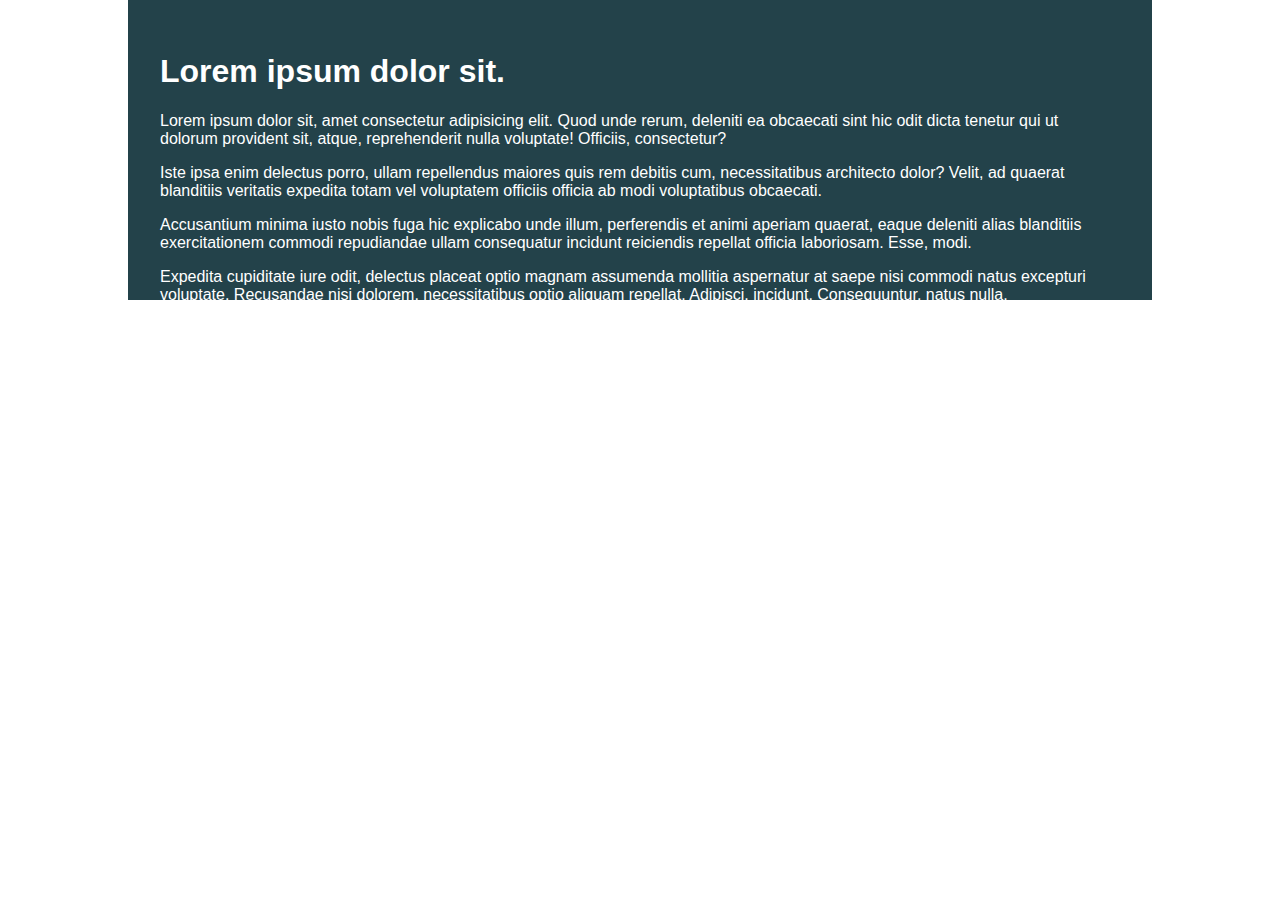
<file: challenge01/index.html>
<!DOCTYPE html>
<html lang="en">

<head>
    <meta charset="UTF-8">
    <meta name="viewport" content="width=device-width, initial-scale=1.0">
    <title>Day 01</title>

    <link rel="stylesheet" href="style.css">
</head>

<body>
    <div class="container">
        <div class="intro-content">
            <h1>Lorem ipsum dolor sit.</h1>
            <p>Lorem ipsum dolor sit, amet consectetur adipisicing elit. Quod unde rerum, deleniti ea obcaecati sint hic
                odit dicta tenetur qui ut dolorum provident sit, atque, reprehenderit nulla voluptate! Officiis,
                consectetur?</p>
            <p>Iste ipsa enim delectus porro, ullam repellendus maiores quis rem debitis cum, necessitatibus architecto
                dolor? Velit, ad quaerat blanditiis veritatis expedita totam vel voluptatem officiis officia ab modi
                voluptatibus obcaecati.</p>
            <p>Accusantium minima iusto nobis fuga hic explicabo unde illum, perferendis et animi aperiam quaerat, eaque
                deleniti alias blanditiis exercitationem commodi repudiandae ullam consequatur incidunt reiciendis
                repellat officia laboriosam. Esse, modi.</p>
            <p>Expedita cupiditate iure odit, delectus placeat optio magnam assumenda mollitia aspernatur at saepe nisi
                commodi natus excepturi voluptate. Recusandae nisi dolorem, necessitatibus optio aliquam repellat.
                Adipisci, incidunt. Consequuntur, natus nulla.</p>
        </div>
    </div>
</body>

</html>
</file>
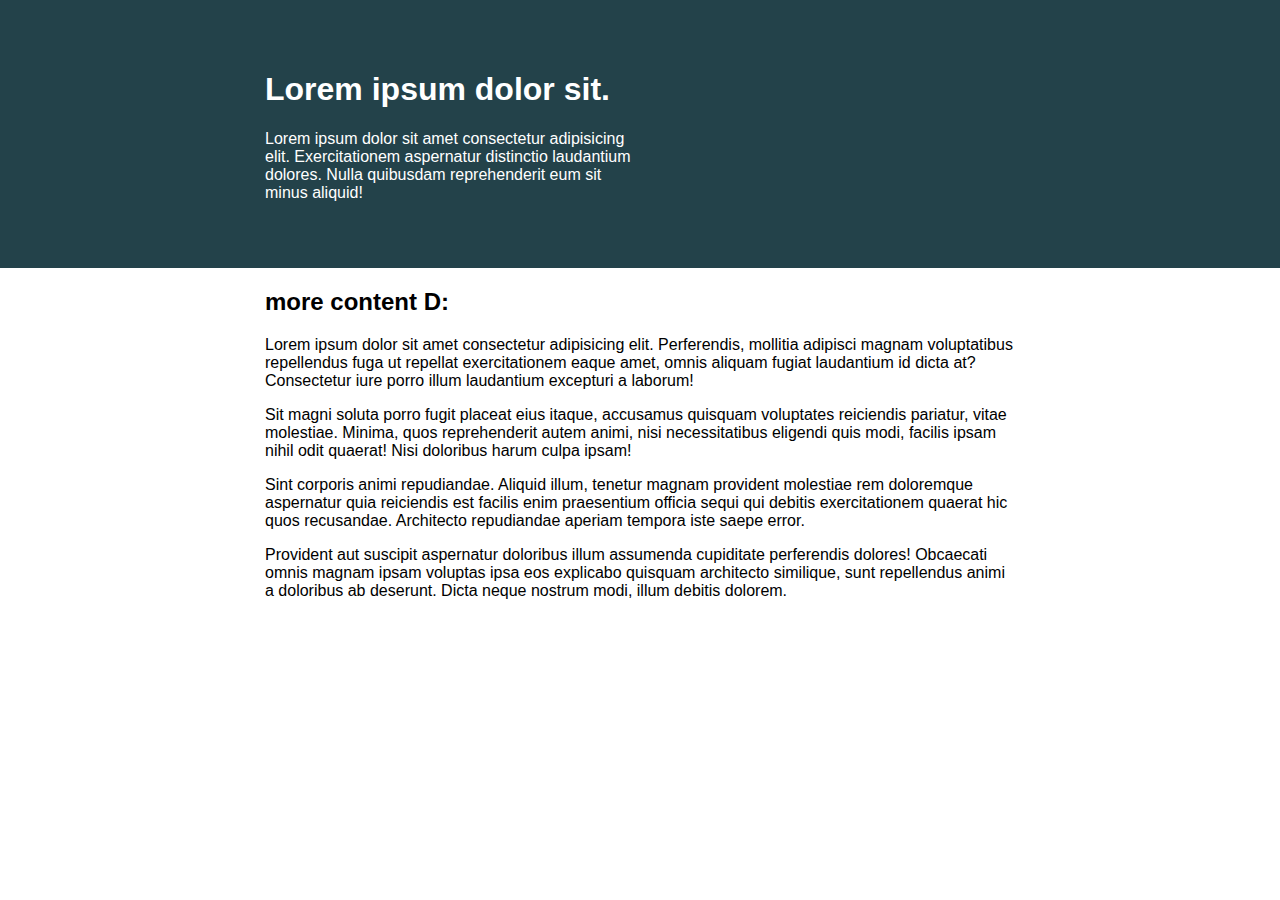
<file: challenge02/index.html>
<!DOCTYPE html>
<html lang="en">
<head> 
    <meta charset="UTF-8">
    <meta name="viewport" content="width=device-width, initial-scale=1.0">
    <title>Day 01</title>
 
    <link rel="stylesheet" href="style.css">
</head>
<body>
    <div class="intro">
    <div class="container">
        <div class="intro-content">
            <h1>Lorem ipsum dolor sit.</h1>
            <p>Lorem ipsum dolor sit amet consectetur adipisicing elit. Exercitationem aspernatur distinctio laudantium dolores. Nulla quibusdam reprehenderit eum sit minus aliquid!</p>
        </div>
    </div> 
    </div>

    
    <div class="container">
    
        <h2>more content D:</h2>
        <p>Lorem ipsum dolor sit amet consectetur adipisicing elit. Perferendis, mollitia adipisci magnam voluptatibus repellendus fuga ut repellat exercitationem eaque amet, omnis aliquam fugiat laudantium id dicta at? Consectetur iure porro illum laudantium excepturi a laborum!</p>
        <p>Sit magni soluta porro fugit placeat eius itaque, accusamus quisquam voluptates reiciendis pariatur, vitae molestiae. Minima, quos reprehenderit autem animi, nisi necessitatibus eligendi quis modi, facilis ipsam nihil odit quaerat! Nisi doloribus harum culpa ipsam!</p>
        <p>Sint corporis animi repudiandae. Aliquid illum, tenetur magnam provident molestiae rem doloremque aspernatur quia reiciendis est facilis enim praesentium officia sequi qui debitis exercitationem quaerat hic quos recusandae. Architecto repudiandae aperiam tempora iste saepe error.</p>
        <p>Provident aut suscipit aspernatur doloribus illum assumenda cupiditate perferendis dolores! Obcaecati omnis magnam ipsam voluptas ipsa eos explicabo quisquam architecto similique, sunt repellendus animi a doloribus ab deserunt. Dicta neque nostrum modi, illum debitis dolorem.</p>
    
</div>

</body>
</html>
</file>
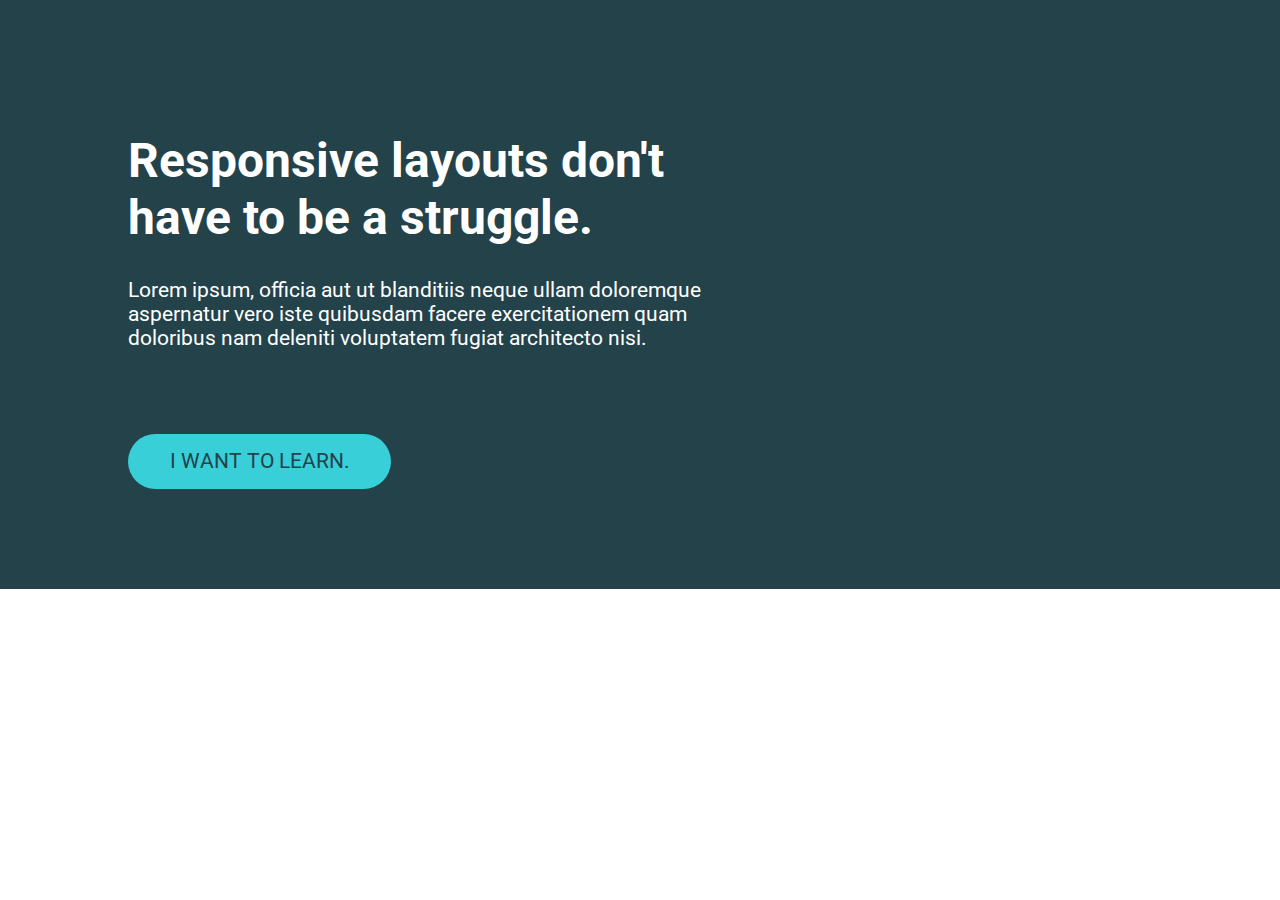
<file: challenge03/index.html>
<!DOCTYPE html>
<html lang="en">
<head>
    <meta charset="UTF-8">
    <meta http-equiv="X-UA-Compatible" content="IE=edge">
    <meta name="viewport" content="width=device-width, initial-scale=1.0">
    <title>Challenge 3</title>

    <style>
        @import url('https://fonts.googleapis.com/css2?family=Roboto:wght@400;700&display=swap');
        </style>
        <link rel="stylesheet" href="style.css">
</head>

<body>

    <div class="hero">
        <div class="container">
            <div class="hero__text">
                <h1>
                    Responsive layouts don't have to be a struggle.
                </h1>
                <p>
                    Lorem ipsum, officia aut ut blanditiis neque ullam doloremque aspernatur vero iste quibusdam facere exercitationem quam doloribus nam deleniti voluptatem fugiat architecto nisi.
                </p>
                <a href="#" class="btn">I WANT TO LEARN.</a> 
            </div>
            
        </div>

    </div>
    
</body>
</html>
</file>
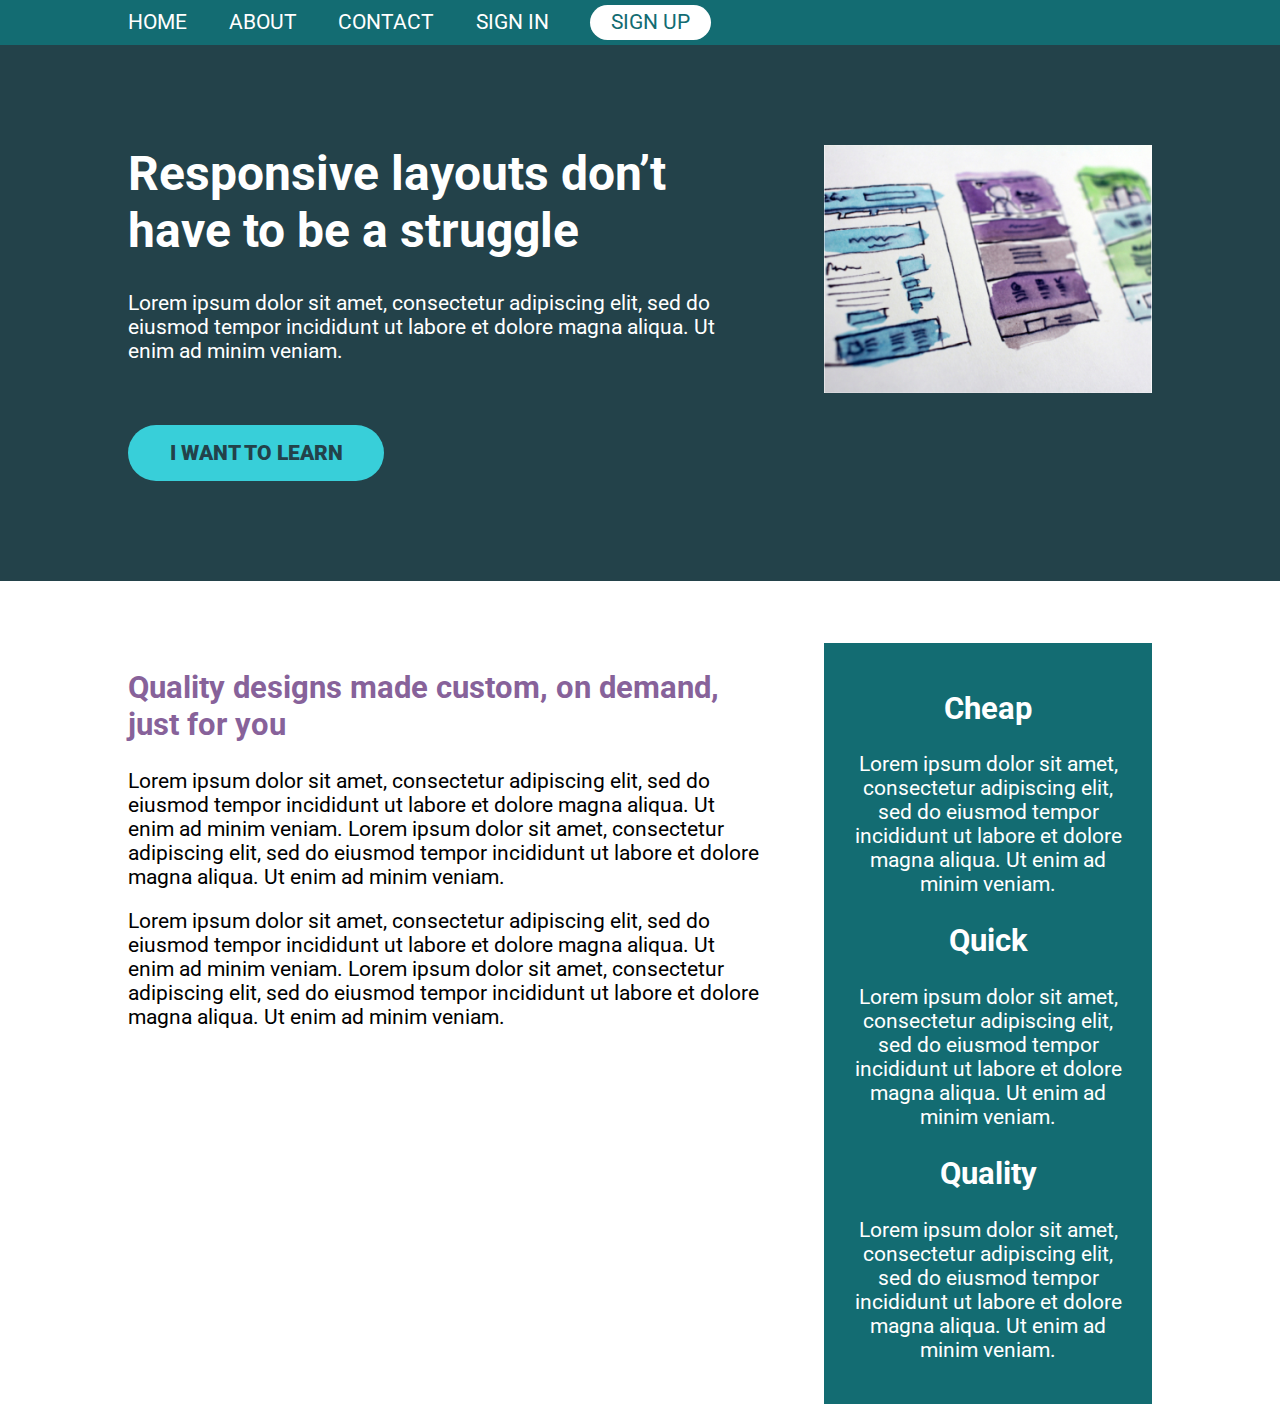
<file: nav-challenge/index.html>
<!DOCTYPE html>
<html lang="en">
<head>
    <meta charset="UTF-8">
    <meta name="viewport" content="width=device-width, initial-scale=1.0">
    <title>Conquering Responsive Layouts</title>
    <link href="https://fonts.googleapis.com/css2?family=Roboto:wght@400;900&display=swap" rel="stylesheet"> 
    <link rel="stylesheet" href="style.css">
</head>
<body>
    <header>
        <div class="container">
        <nav class="nav">
            <ul class="nav__list">
                <li class="nav__item"><a href="#" class="nav__link">Home</a></li>
                <li class="nav__item"><a href="#" class="nav__link">About</a></li>
                <li class="nav__item"><a href="#" class="nav__link">Contact</a></li>
                <li class="nav__item"><a href="#" class="nav__link">Sign In</a></li>
                <li class="nav__item"><a href="#" class="nav__link nav__link--button">Sign up</a></li>
            </ul>
        </nav>
    </div>
    </header>

    <section class="hero">
        <div class="container row">
            <div class="hero__text">
                <h1>Responsive layouts don’t have to be a struggle</h1>
                <p>Lorem ipsum dolor sit amet, consectetur adipiscing elit, sed do eiusmod tempor incididunt ut labore et dolore magna aliqua. Ut enim ad minim veniam.</p>
                <a href="#" class="btn">I want to learn</a>
            </div>
            <img src="img/hero-img.jpg" alt="UX design sketches" class="hero__img">
        </div>
    </section> 

    <main class="main container row">
            <section class="primary-content">
                <h2 class="section-title">Quality designs made custom, on demand, just for you</h2>
                <p>Lorem ipsum dolor sit amet, consectetur adipiscing elit, sed do eiusmod tempor incididunt ut labore et dolore magna aliqua. Ut enim ad minim veniam. Lorem ipsum dolor sit amet, consectetur adipiscing elit, sed do eiusmod tempor incididunt ut labore et dolore magna aliqua. Ut enim ad minim veniam.</p>
                <p>Lorem ipsum dolor sit amet, consectetur adipiscing elit, sed do eiusmod tempor incididunt ut labore et dolore magna aliqua. Ut enim ad minim veniam. Lorem ipsum dolor sit amet, consectetur adipiscing elit, sed do eiusmod tempor incididunt ut labore et dolore magna aliqua. Ut enim ad minim veniam.</p>
            </section>
            <aside class="sidebar">
                <h2 class="sidebar-title">Cheap</h2>
                <p>Lorem ipsum dolor sit amet, consectetur adipiscing elit, sed do eiusmod tempor incididunt ut labore et dolore magna aliqua. Ut enim ad minim veniam.</p>

                <h2 class="sidebar-title">Quick</h2>
                <p>Lorem ipsum dolor sit amet, consectetur adipiscing elit, sed do eiusmod tempor incididunt ut labore et dolore magna aliqua. Ut enim ad minim veniam.</p>

                <h2 class="sidebar-title">Quality</h2>
                <p>Lorem ipsum dolor sit amet, consectetur adipiscing elit, sed do eiusmod tempor incididunt ut labore et dolore magna aliqua. Ut enim ad minim veniam.</p>
            </aside>
    </main>

    

</body>
</html>
</file>
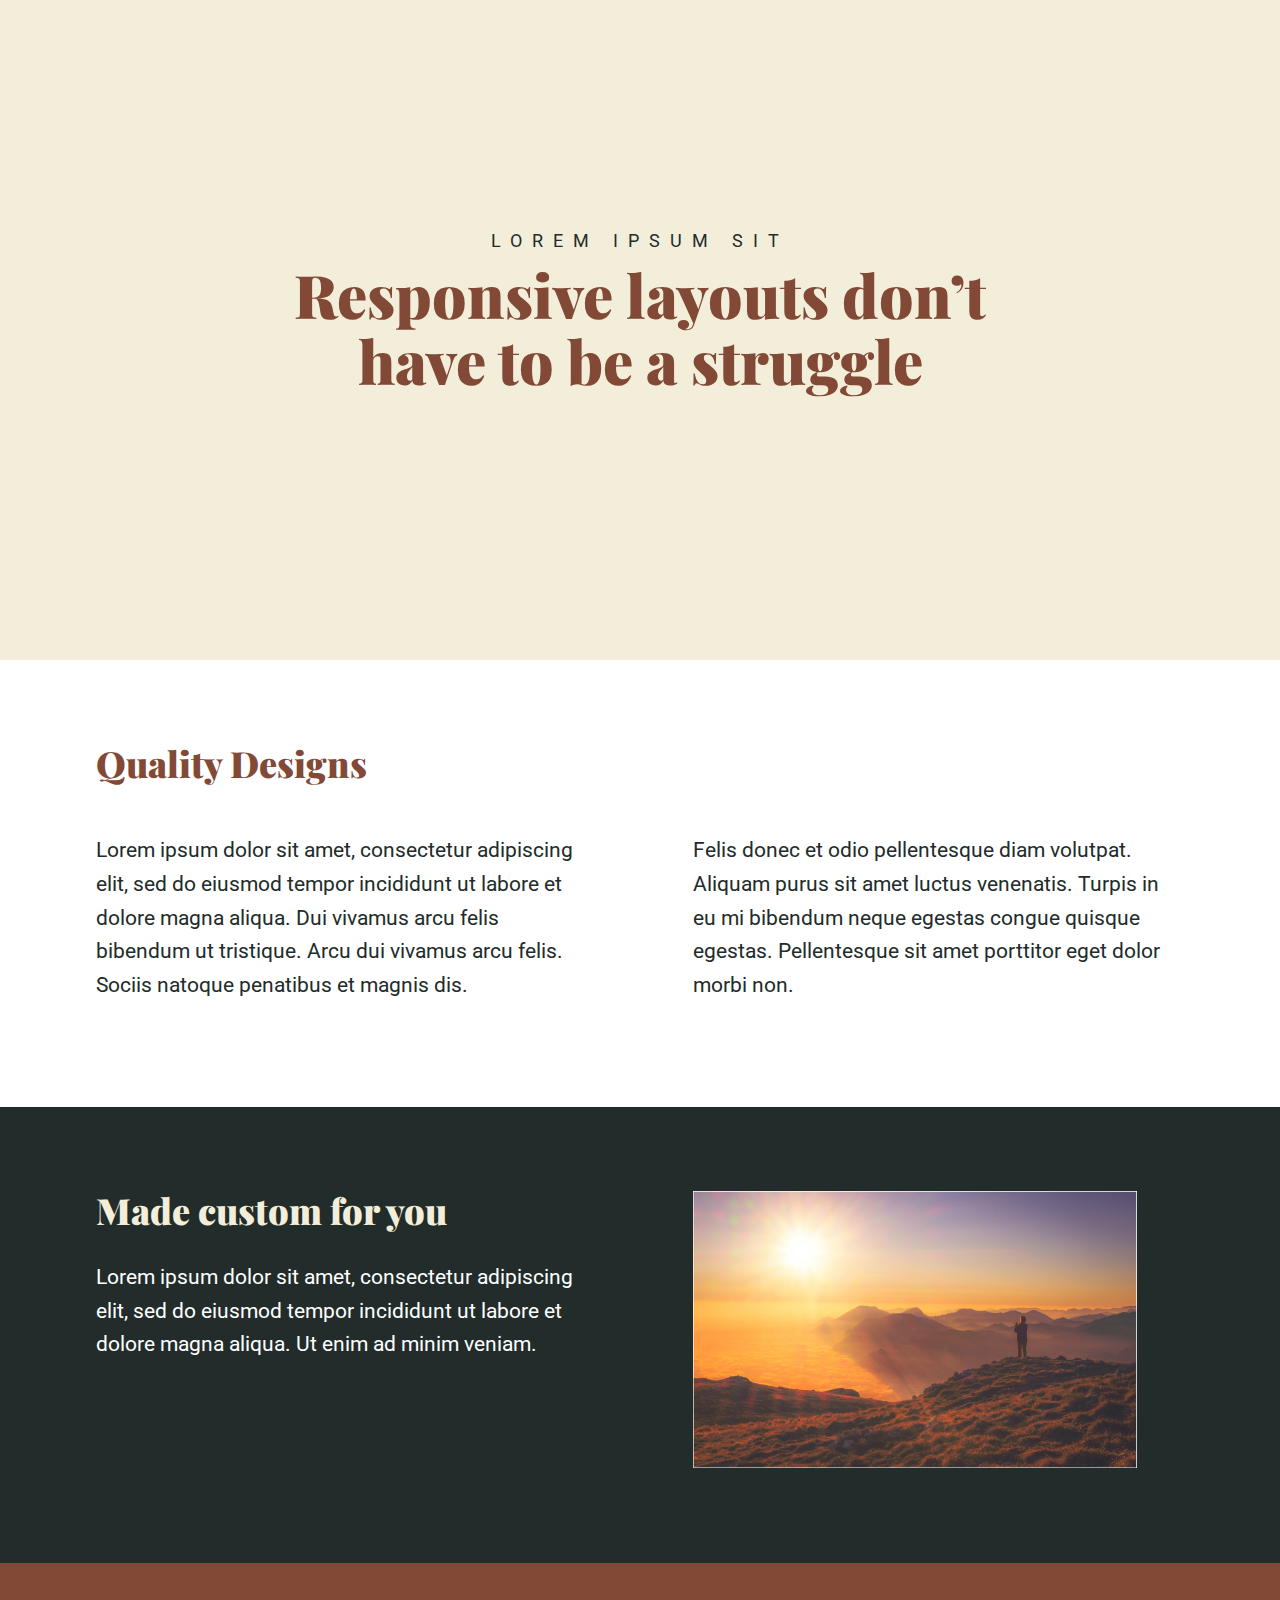
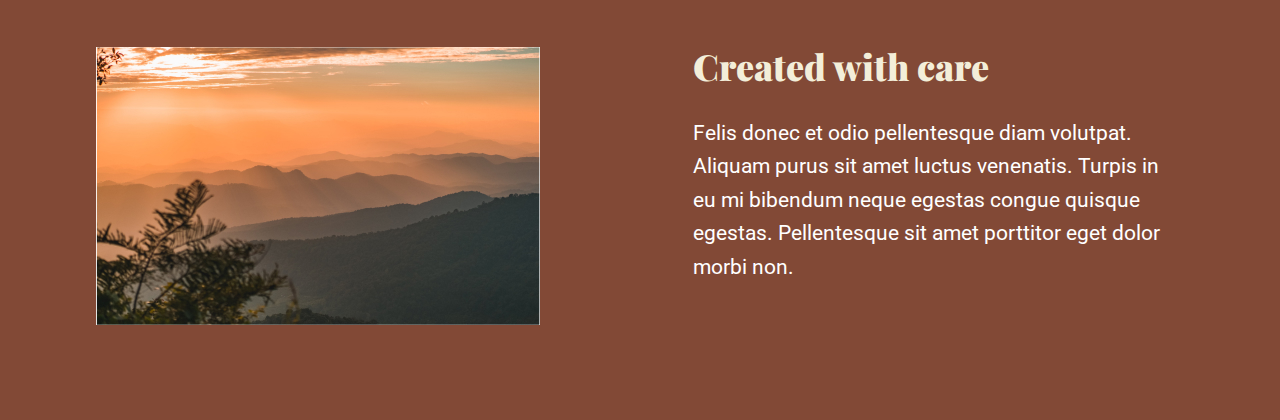
<file: flexbox-challenge-4/finished/index.html>
<!DOCTYPE html>
<html lang="en">
<head>
    <meta charset="UTF-8">
    <meta name="viewport" content="width=device-width, initial-scale=1.0">
    <title>Conquering Responsive Layouts</title>
    <link href="https://fonts.googleapis.com/css2?family=Playfair+Display:wght@900&family=Roboto:wght@300;400&display=swap" rel="stylesheet"> 
    <link rel="stylesheet" href="style.css">
</head>
<body>
    <section class="intro">
        <div class="container">
            <p class="intro__text">lorem ipsum sit</p>
            <h1 class="intro__title">Responsive layouts don’t<br>
            have to be a struggle</h1>

        </div>
    </section>

    <section class="section-two">
        <div class="container">
            <h2 class="section-title section-title--dark">Quality Designs</h2>
            <div class="row">
                <div class="col">
                    <p>Lorem ipsum dolor sit amet, consectetur adipiscing elit, sed do eiusmod tempor incididunt ut labore et dolore magna aliqua. Dui vivamus arcu felis bibendum ut tristique. Arcu dui vivamus arcu felis. Sociis natoque penatibus et magnis dis. </p>
                </div>
                <div class="col">
                    <p>Felis donec et odio pellentesque diam volutpat. Aliquam purus sit amet luctus venenatis. Turpis in eu mi bibendum neque egestas congue quisque egestas. Pellentesque sit amet porttitor eget dolor morbi non.</p>
                </div>
            </div>
        </div>
    </section>

    <section class="section-three">
        <div class="container row">
            <div class="col">
                <h2 class="section-title">Made custom for you</h2>
                <p>Lorem ipsum dolor sit amet, consectetur adipiscing elit, sed do eiusmod tempor incididunt ut labore et dolore magna aliqua. Ut enim ad minim veniam.</p>
            </div>
            <div class="col">
                <img src="img/image-01.jpg" alt="a sunset over a mountain range">
            </div>
        </div>
    </section>

    <section class="section-four">
        <div class="container row">
            <div class="col">
                <img src="img/image-02.jpg" alt="a sunset over a mountain range with tree branches in the foreground">
            </div>
            <div class="col">
                <h2 class="section-title">Created with care</h2>
                <p>Felis donec et odio pellentesque diam volutpat. Aliquam purus sit amet luctus venenatis. Turpis in eu mi bibendum neque egestas congue quisque egestas. Pellentesque sit amet porttitor eget dolor morbi non.</p>
            </div>
        </div>
    </section>
</body>
</html>
</file>
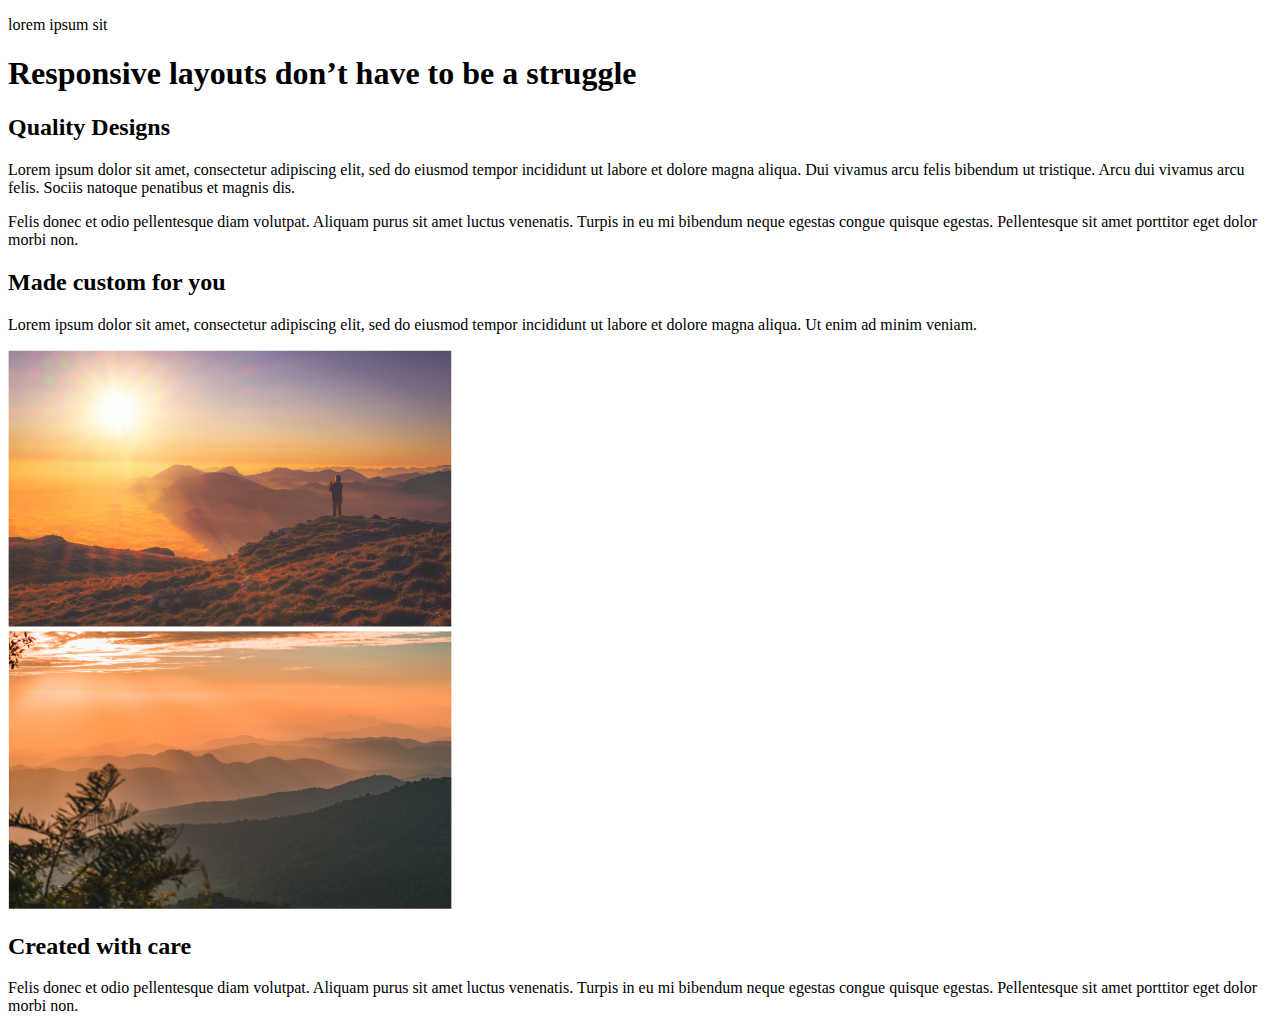
<file: flexbox-challenge-4/html-finished/index.html>
<!DOCTYPE html>
<html lang="en">
<head>
    <meta charset="UTF-8">
    <meta name="viewport" content="width=device-width, initial-scale=1.0">
    <title>Conquering Responsive Layouts</title>
</head>
<body>
    <section class="intro">
        <div class="container">
            <p class="intro__text">lorem ipsum sit</p>
            <h1 class="intro__title">Responsive layouts don’t have to be a struggle
                </h1>
        </div>
    </section>

    <section class="section-two">
        <div class="container">
            <h2 class="section-title section-title--dark">Quality Designs</h2>
            <div class="row">
                <div class="col">
                    <p>Lorem ipsum dolor sit amet, consectetur adipiscing elit, sed do eiusmod tempor incididunt ut labore et dolore magna aliqua. Dui vivamus arcu felis bibendum ut tristique. Arcu dui vivamus arcu felis. Sociis natoque penatibus et magnis dis. </p>
                </div>
                <div class="col">
                    <p>Felis donec et odio pellentesque diam volutpat. Aliquam purus sit amet luctus venenatis. Turpis in eu mi bibendum neque egestas congue quisque egestas. Pellentesque sit amet porttitor eget dolor morbi non.</p>
                </div>
            </div>
        </div>
    </section>

    <section class="section-three">
        <div class="container row">
            <div class="col">
                <h2 class="section-title">Made custom for you</h2>
                <p>Lorem ipsum dolor sit amet, consectetur adipiscing elit, sed do eiusmod tempor incididunt ut labore et dolore magna aliqua. Ut enim ad minim veniam.</p>
            </div>
            <div class="col">
                <img src="img/image-01.jpg" alt="a sunset over a mountain range">
            </div>
        </div>
    </section>

    <section class="section-four">
        <div class="container row">
            <div class="col">
                <img src="img/image-02.jpg" alt="a sunset over a mountain range with tree branches in the foreground">
            </div>
            <div class="col">
                <h2 class="section-title">Created with care</h2>
                <p>Felis donec et odio pellentesque diam volutpat. Aliquam purus sit amet luctus venenatis. Turpis in eu mi bibendum neque egestas congue quisque egestas. Pellentesque sit amet porttitor eget dolor morbi non.</p>
            </div>
        </div>
    </section>
</body>
</html>
</file>
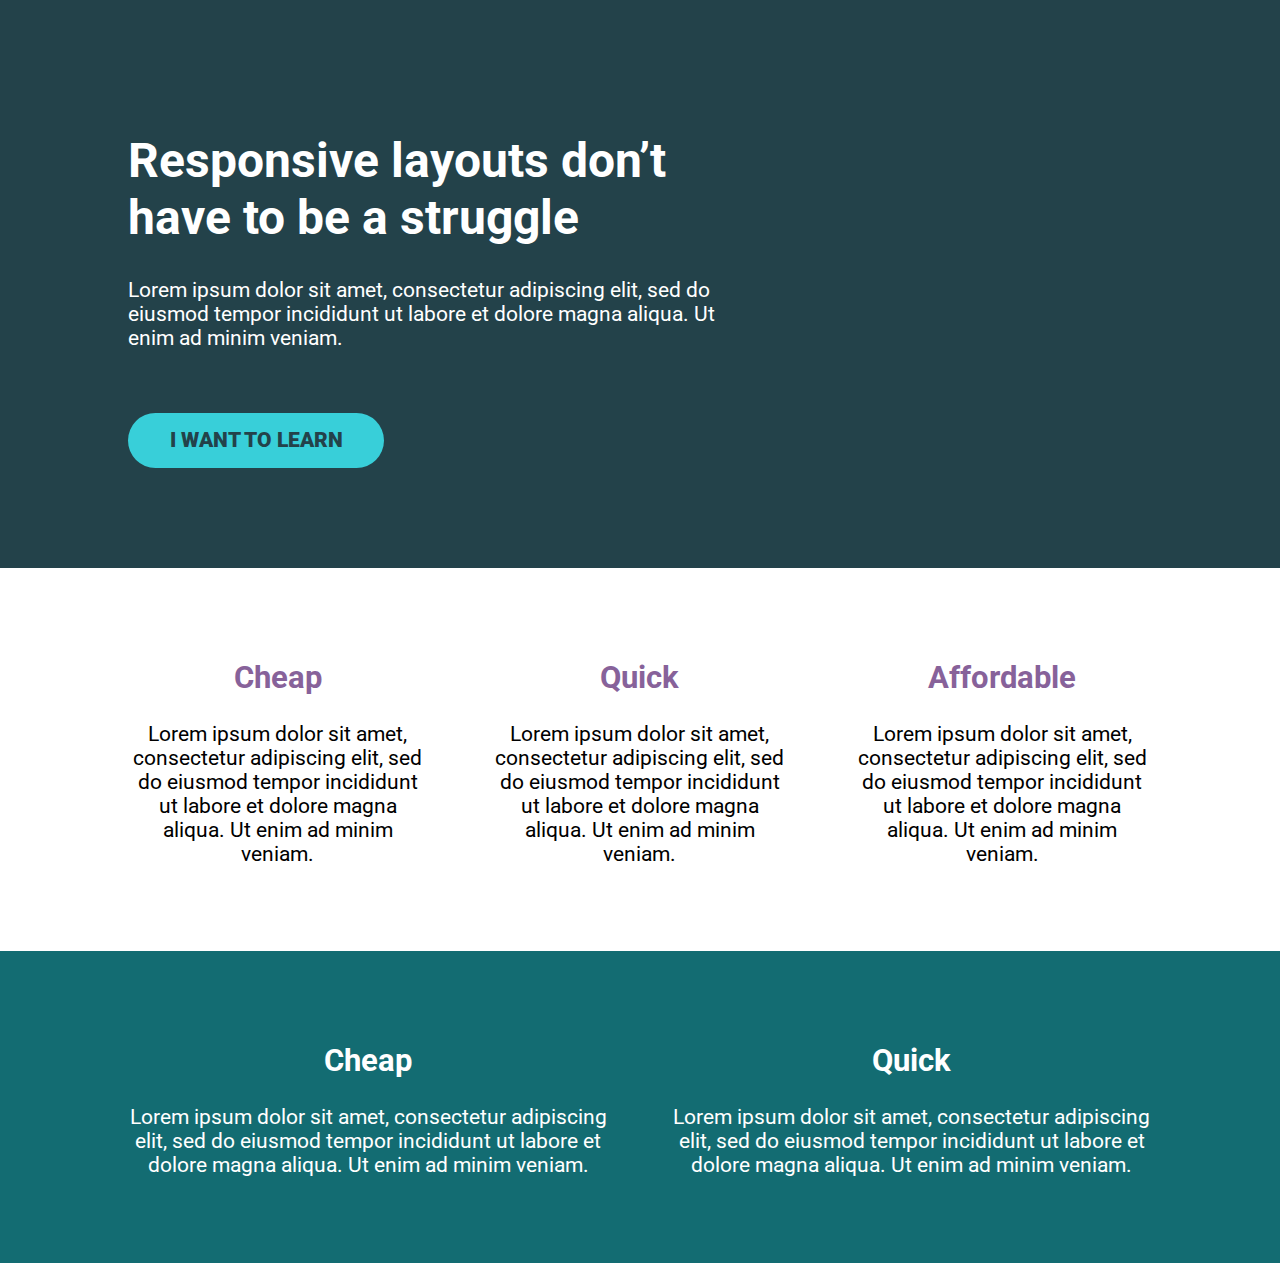
<file: flexbox-challenge01/challenge start/02-3 - challenge start/index.html>
<!DOCTYPE html>
<html lang="en">
<head>
    <meta charset="UTF-8">
    <meta name="viewport" content="width=device-width, initial-scale=1.0">
    <title>Challenge time!</title>
    <link href="https://fonts.googleapis.com/css2?family=Roboto:wght@400;900&display=swap" rel="stylesheet"> 
    <link rel="stylesheet" href="style.css">
</head>
<body>
    <div class="hero">
        <div class="container">
            <div class="hero__text">
                <h1>Responsive layouts don’t have to be a struggle</h1>
                <p>Lorem ipsum dolor sit amet, consectetur adipiscing elit, sed do eiusmod tempor incididunt ut labore et dolore magna aliqua. Ut enim ad minim veniam.</p>
                <a href="#" class="btn">I want to learn</a>
            </div>
        </div>
    </div>
    <div class="container">
        <div class="row">
            <div class="col, colpink">
                <h2>Cheap</h2>
                <p>Lorem ipsum dolor sit amet, consectetur adipiscing elit, sed do eiusmod tempor incididunt ut labore et dolore magna aliqua. Ut enim ad minim veniam.</p>
            </div>
            <div class="col, colpink">
                <h2>Quick</h2>
                <p>Lorem ipsum dolor sit amet, consectetur adipiscing elit, sed do eiusmod tempor incididunt ut labore et dolore magna aliqua. Ut enim ad minim veniam.</p>
            </div>
            <div class="col, colpink">
                <h2>Affordable</h2>
                <p>Lorem ipsum dolor sit amet, consectetur adipiscing elit, sed do eiusmod tempor incididunt ut labore et dolore magna aliqua. Ut enim ad minim veniam.</p>
            </div>
        </div>
    </div>
    <div class="h2">
    <div class="c2">
        <div class="row">
        <div class="col">
            <h2>Cheap</h2>
            <p>Lorem ipsum dolor sit amet, consectetur adipiscing elit, sed do eiusmod tempor incididunt ut labore et dolore magna aliqua. Ut enim ad minim veniam.</p>
        </div>
        <div class="col">
            <h2>Quick</h2>
            <p>Lorem ipsum dolor sit amet, consectetur adipiscing elit, sed do eiusmod tempor incididunt ut labore et dolore magna aliqua. Ut enim ad minim veniam.</p>
        </div>
        </div>
    </div>
    </div>
</body>
</html>
</file>
<file: challenge01/style.css>
/* INSTRUCTIONS
 *
 * 1) Limit the total width of
 *    the .intro-conent to about half
 *    of it's parent
 *
 * 2) Stop the text from overflowing
 *    out the bottom at small screen
 *    widths
 *
 * You may modify the HTML if needed
 *
 */

* {
  box-sizing: border-box;
}

body {
  margin: 0;
  font-family: sans-serif;
}

.container {
  background: #23424a;
  color: white;

  width: 80%;
  margin: 0 auto;

  padding: 2em;
  height: 300px;
}
</file>
<file: challenge02/style.css>
/* INSTRUCTIONS
 *
 * 1) Keep the text inside .intro-content
 *    in the same place, but have the background
 *    extend from one side of the viewport
 *    to the other, no matter how wide or narrow
 *    the browser is.
 *
 * 2) Limit the maximum width of the text in the
 *    bottom area.
 *
 * You may modify the HTML if needed
 * (you probably should for this challenge)
 *
 */

* {
  box-sizing: border-box;
}

body {
  margin: 0;
  font-family: sans-serif;
}

.container {
  width: 80%;
  max-width: 750px;
  margin: 0 auto;
 
}

.intro-content {
  width: 50%;
}


.intro
{
  background: #23424a;
  color: white;
  padding: 50px 0;
}
</file>
<file: challenge03/style.css>
*,*::before,*::after{
    box-sizing: border-box;
}

body{
    margin: 0;
    font-family: 'Roboto', sans-serif;
    font-size: 1.3rem;
}

h1{
    font-size: 3rem;
}


.hero {
    background-color: #23424A;
    color: white;
    padding: 100px 0;
}


.container{
    width: 80%;
    margin: 0 auto;
    max-width: 1100px;
}

.hero__text{
    width: 60%;
    margin: auto 0;
}

.btn
{
    display: inline-block;
    background-color: #38cfd9;
    padding: .75em  2em;
    border-radius: 100px;
    text-decoration: none;
    text-transform: uppercase;
    color: #23424a;
    font-weight: 900px;
}

.hero p {
    padding-bottom: 3em;

}
</file>
<file: nav-challenge/style.css>
/* 
////// For this challenge ///////

- All text is in the text.md file

// Requirements
   1. Get all the navigation items next to one another
   2. Add a space between all the items
*/

*, *::before, *::after {
    box-sizing: border-box;
}

body {
    margin: 0;
    font-family: 'Roboto', sans-serif;
    font-size: 1.3rem;
}

img {
    max-width: 100%;
}

h1 {
    font-size: 3rem;
    margin-top: 0;
}

.section-title {
    color: #87629A;
}

.btn {
    display: inline-block;
    text-decoration: none;
    text-transform: uppercase; 
    color: #23424A;
    font-weight: 900;
    background-color: #38CFD9;
    padding: .75em 2em;
    border-radius: 100px;
}

.btn:hover,
.btn:focus {
    opacity: .75; 
}

.container {
    width: 80%;
    max-width: 1100px;
    margin: 0 auto;
}

.row {
    display: flex;
    justify-content: space-between;
}

.col {
    /* these are now flex items */
    width: 100%;
}

.col + .col {
    margin-left: 30px;
}


header {
    background: #136c72;
    padding: .5em 0;
}

.nav__list {
    margin: 0;
    padding: 0;
    list-style: none;
    display: flex;
    gap: 2em;



}
.nav__link {
    color: #fff;
    text-decoration: none;
    text-transform: uppercase;;
}

.nav__link--button {
    background: #fff;
    color: #136c72;
    padding: .25em 1em;
    border-radius: 10em;
}

.nav__link:hover {
    opacity: .75;
}


.hero {
    padding: 100px 0;
    background-color: #23424A;
    color: #FFF;
}

.hero__text { 
    width: 62%;
}

.hero__img {
    width: 32%;
    align-self: flex-start;
}

.hero p {
    margin-bottom: 3em;
}

.main {
    margin-top: 3em;
}

.primary-content {
    width: 62%;
}

.sidebar {
    width: 32%;
    padding: 1em;
    text-align: center;
    color: #fff;
    background-color: #136c72;
}
</file>
<file: flexbox-challenge-4/finished/style.css>
*, *::before, *::after {
    box-sizing: border-box;
}

/* 

font-family: 'Roboto', sans-serif;
font-family: 'Playfair Display', serif;

*/

body {
    margin: 0;
    font-family: 'Roboto', sans-serif;
    font-size: 1.3125rem;
    line-height: 1.6;
    color: #222C2A;
}

img {
    max-width: 100%;
}

h1, h2 {
    font-family: 'Playfair Display', serif;
    font-weight: 900;
    margin-top: 0;
    line-height: 1.1;
}

section {
    padding: 4em 0;
}

.container {
    width: 85%;
    margin: 0 auto;
    max-width: 1128px;
}

.section-title {
    font-size: 2.25rem;
    color: #F3EED9;
}

.section-title--dark {
    color: #824936;
}

.intro {
    background: #F3EED9;
    text-align: center;
    color: #824936;
    min-height: 660px;

    display: flex;
    align-items: center;
}

.intro__text {
    text-transform: uppercase;
    letter-spacing: 10px;
    font-size: 1.125rem;
    color: #222C2A;
    margin: 0 0 .25em;
}

.intro__title {
    font-size: 3rem;
}

.section-three {
    background-color: #222C2A;
    color: #fff;
}

.section-four {
    background-color: #824936;
    color: #fff;
}

@media (min-width: 800px) {
    .row {
        display: flex;
    }

    .col {
        width: 100%;
    }

    .col + .col {
        margin-left: 5em;
    }

    .intro__title {
        font-size: 3.75rem;
    }
}
</file>
<file: flexbox-challenge01/challenge start/02-3 - challenge start/style.css>
/* 
////// For this challenge ///////

- You will have to modify the HTML

- You can add new classes in the HTML
  if you need to

// Requirements
1. The headings in the first row must be
   a different color
2. The two .col at the bottom must go next
   to one another
3. The section at the bottom should have
   a dark background color and a different
   color of text
4. I've removed the "gap" that I created,
   so you'll have to add it back in

   */

*, *::before, *::after {
    box-sizing: border-box;
}

body {
    margin: 0;
    font-family: 'Roboto', sans-serif;
    font-size: 1.3rem;
}

h1 {
    font-size: 3rem;
}

.container {
    width: 80%;
    max-width: 1100px;
    margin: 0 auto;
}

.row {
    /* display: flex => flex container */
    display: flex;

    /* can't use yet */
    /* gap: 100px; */
}

.col {
    /* these are now flex items */
    width: 100%;
}

.hero {
    padding: 100px 0;
    background-color: #23424A;
    color: #FFF;
}

.hero__text {
    width: 60%;
}

.hero p {
    margin-bottom: 3em;
}

.btn {
    display: inline-block;
    text-decoration: none;
    text-transform: uppercase; 
    color: #23424A;
    font-weight: 900;
    background-color: #38CFD9;
    padding: .75em 2em;
    border-radius: 100px;
}

.btn:hover,
.btn:focus {
    opacity: .75; 
}

/* Editing starts here */


.colpink h2 {
    color: #87629A;
}

.row{
    padding:  3.125em 0;
    gap: 3em;
    
}

.container .row {
    text-align: center;
}

.h2{
    background:#136C72 ;
}

.c2 .row{
    padding:  3.125em 0;
    gap: 3em;
    
}

.c2 .row {
    text-align: center;
    
    color: white;
}

.c2{
    width: 80%;
    max-width: 1100px;
    margin: 0 auto;
}
</file>
